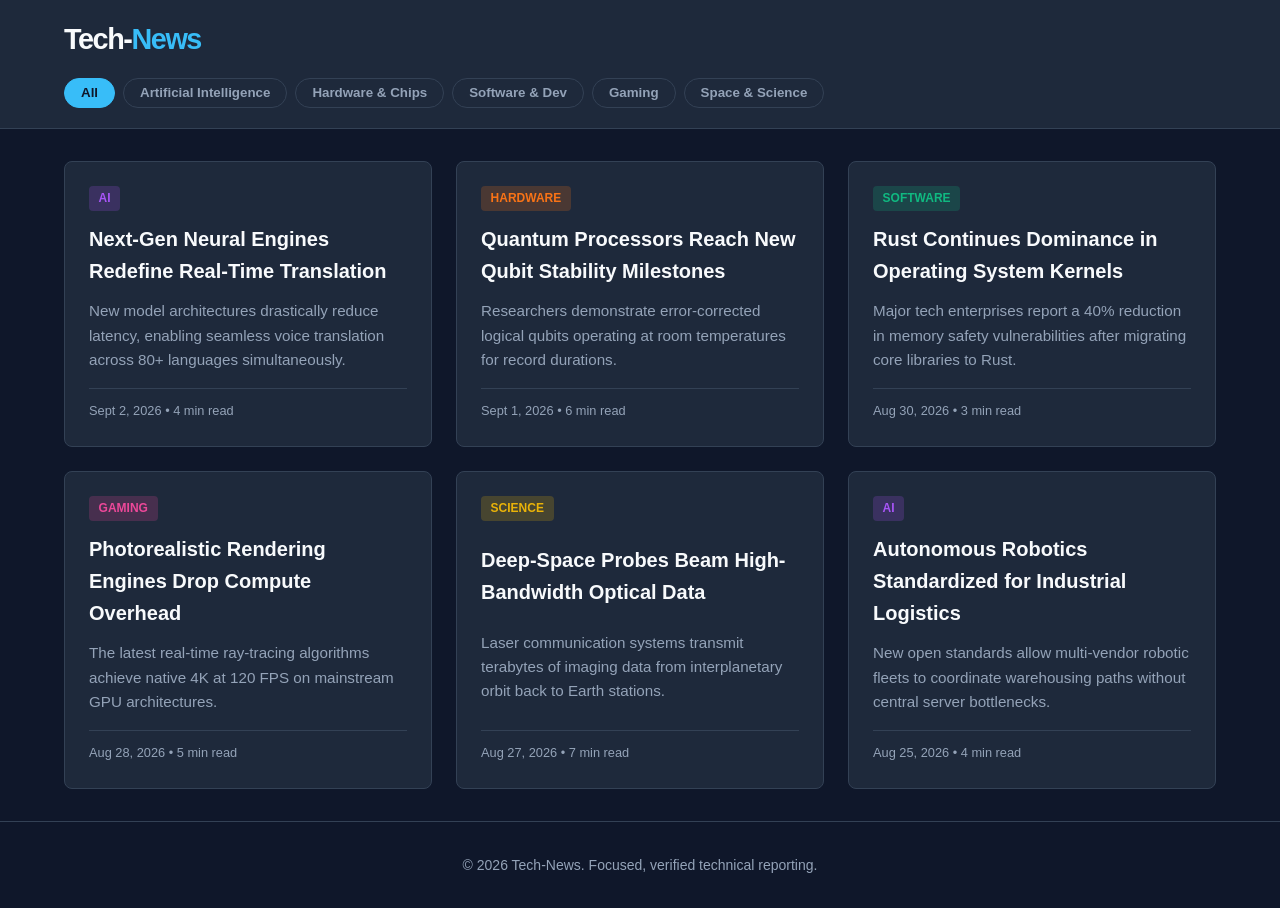
<file: gemini-code-1788332469601.html>
<!DOCTYPE html>
<html lang="en">
<head>
    <meta charset="UTF-8">
    <meta name="viewport" content="width=device-width, initial-scale=1.0">
    <title>Tech-News | Future Insights & Tech Trends</title>
    <link rel="stylesheet" href="style.css">
</head>
<body>

    <header class="navbar">
        <div class="container logo-container">
            <h1 class="logo">Tech-<span>News</span></h1>
        </div>
        <nav class="container nav-categories">
            <button class="filter-btn active" data-category="all">All</button>
            <button class="filter-btn" data-category="ai">Artificial Intelligence</button>
            <button class="filter-btn" data-category="hardware">Hardware & Chips</button>
            <button class="filter-btn" data-category="software">Software & Dev</button>
            <button class="filter-btn" data-category="gaming">Gaming</button>
            <button class="filter-btn" data-category="science">Space & Science</button>
        </nav>
    </header>

    <main class="container content">
        <section class="news-grid" id="news-grid">
            
            <article class="card" data-category="ai">
                <span class="tag ai">AI</span>
                <h3>Next-Gen Neural Engines Redefine Real-Time Translation</h3>
                <p>New model architectures drastically reduce latency, enabling seamless voice translation across 80+ languages simultaneously.</p>
                <div class="meta"><span>Sept 2, 2026</span> • <span>4 min read</span></div>
            </article>

            <article class="card" data-category="hardware">
                <span class="tag hardware">Hardware</span>
                <h3>Quantum Processors Reach New Qubit Stability Milestones</h3>
                <p>Researchers demonstrate error-corrected logical qubits operating at room temperatures for record durations.</p>
                <div class="meta"><span>Sept 1, 2026</span> • <span>6 min read</span></div>
            </article>

            <article class="card" data-category="software">
                <span class="tag software">Software</span>
                <h3>Rust Continues Dominance in Operating System Kernels</h3>
                <p>Major tech enterprises report a 40% reduction in memory safety vulnerabilities after migrating core libraries to Rust.</p>
                <div class="meta"><span>Aug 30, 2026</span> • <span>3 min read</span></div>
            </article>

            <article class="card" data-category="gaming">
                <span class="tag gaming">Gaming</span>
                <h3>Photorealistic Rendering Engines Drop Compute Overhead</h3>
                <p>The latest real-time ray-tracing algorithms achieve native 4K at 120 FPS on mainstream GPU architectures.</p>
                <div class="meta"><span>Aug 28, 2026</span> • <span>5 min read</span></div>
            </article>

            <article class="card" data-category="science">
                <span class="tag science">Science</span>
                <h3>Deep-Space Probes Beam High-Bandwidth Optical Data</h3>
                <p>Laser communication systems transmit terabytes of imaging data from interplanetary orbit back to Earth stations.</p>
                <div class="meta"><span>Aug 27, 2026</span> • <span>7 min read</span></div>
            </article>

            <article class="card" data-category="ai">
                <span class="tag ai">AI</span>
                <h3>Autonomous Robotics Standardized for Industrial Logistics</h3>
                <p>New open standards allow multi-vendor robotic fleets to coordinate warehousing paths without central server bottlenecks.</p>
                <div class="meta"><span>Aug 25, 2026</span> • <span>4 min read</span></div>
            </article>

        </section>
    </main>

    <footer>
        <div class="container">
            <p>&copy; 2026 Tech-News. Focused, verified technical reporting.</p>
        </div>
    </footer>

    <script src="script.js"></script>
</body>
</html>
</file>
<file: style.css>
:root {
    --bg-primary: #0f172a;
    --bg-card: #1e293b;
    --text-primary: #f8fafc;
    --text-secondary: #94a3b8;
    --accent-blue: #38bdf8;
    --accent-ai: #a855f7;
    --accent-hw: #f97316;
    --accent-sw: #10b981;
    --accent-game: #ec4899;
    --accent-sci: #eab308;
    --border-color: #334155;
}

* {
    box-sizing: border-box;
    margin: 0;
    padding: 0;
    font-family: -apple-system, BlinkMacSystemFont, "Segoe UI", Roboto, Helvetica, Arial, sans-serif;
}

body {
    background-color: var(--bg-primary);
    color: var(--text-primary);
    line-height: 1.6;
}

.container {
    max-width: 1200px;
    margin: 0 auto;
    padding: 0 1.5rem;
}

.navbar {
    background-color: var(--bg-card);
    border-bottom: 1px solid var(--border-color);
    position: sticky;
    top: 0;
    z-index: 100;
    padding: 1rem 0;
}

.logo {
    font-size: 1.8rem;
    font-weight: 800;
    letter-spacing: -0.05em;
    margin-bottom: 1rem;
}

.logo span {
    color: var(--accent-blue);
}

.nav-categories {
    display: flex;
    gap: 0.5rem;
    overflow-x: auto;
    white-space: nowrap;
    padding-bottom: 0.25rem;
}

.filter-btn {
    background: transparent;
    border: 1px solid var(--border-color);
    color: var(--text-secondary);
    padding: 0.4rem 1rem;
    border-radius: 20px;
    cursor: pointer;
    font-weight: 600;
    transition: all 0.2s ease;
}

.filter-btn:hover, .filter-btn.active {
    background-color: var(--accent-blue);
    color: var(--bg-primary);
    border-color: var(--accent-blue);
}

.content {
    margin: 2rem auto;
}

.news-grid {
    display: grid;
    grid-template-columns: repeat(auto-fill, minmax(320px, 1fr));
    gap: 1.5rem;
}

.card {
    background-color: var(--bg-card);
    border: 1px solid var(--border-color);
    border-radius: 8px;
    padding: 1.5rem;
    display: flex;
    flex-direction: column;
    justify-content: space-between;
    transition: transform 0.2s ease, border-color 0.2s ease;
}

.card:hover {
    transform: translateY(-4px);
    border-color: var(--accent-blue);
}

.card h3 {
    font-size: 1.25rem;
    margin: 0.75rem 0;
    color: var(--text-primary);
}

.card p {
    color: var(--text-secondary);
    font-size: 0.95rem;
    margin-bottom: 1rem;
}

.tag {
    align-self: flex-start;
    font-size: 0.75rem;
    font-weight: 700;
    text-transform: uppercase;
    padding: 0.2rem 0.6rem;
    border-radius: 4px;
}

.tag.ai { background-color: rgba(168, 85, 247, 0.2); color: var(--accent-ai); }
.tag.hardware { background-color: rgba(249, 115, 22, 0.2); color: var(--accent-hw); }
.tag.software { background-color: rgba(16, 185, 129, 0.2); color: var(--accent-sw); }
.tag.gaming { background-color: rgba(236, 72, 153, 0.2); color: var(--accent-game); }
.tag.science { background-color: rgba(234, 179, 8, 0.2); color: var(--accent-sci); }

.meta {
    font-size: 0.8rem;
    color: var(--text-secondary);
    border-top: 1px solid var(--border-color);
    padding-top: 0.75rem;
}

footer {
    border-top: 1px solid var(--border-color);
    padding: 2rem 0;
    text-align: center;
    color: var(--text-secondary);
    font-size: 0.875rem;
}

.card-link {
    color: var(--text-primary);
    text-decoration: none;
    transition: color 0.2s ease;
}

.card-link:hover {
    color: var(--accent-blue);
}
</file>
